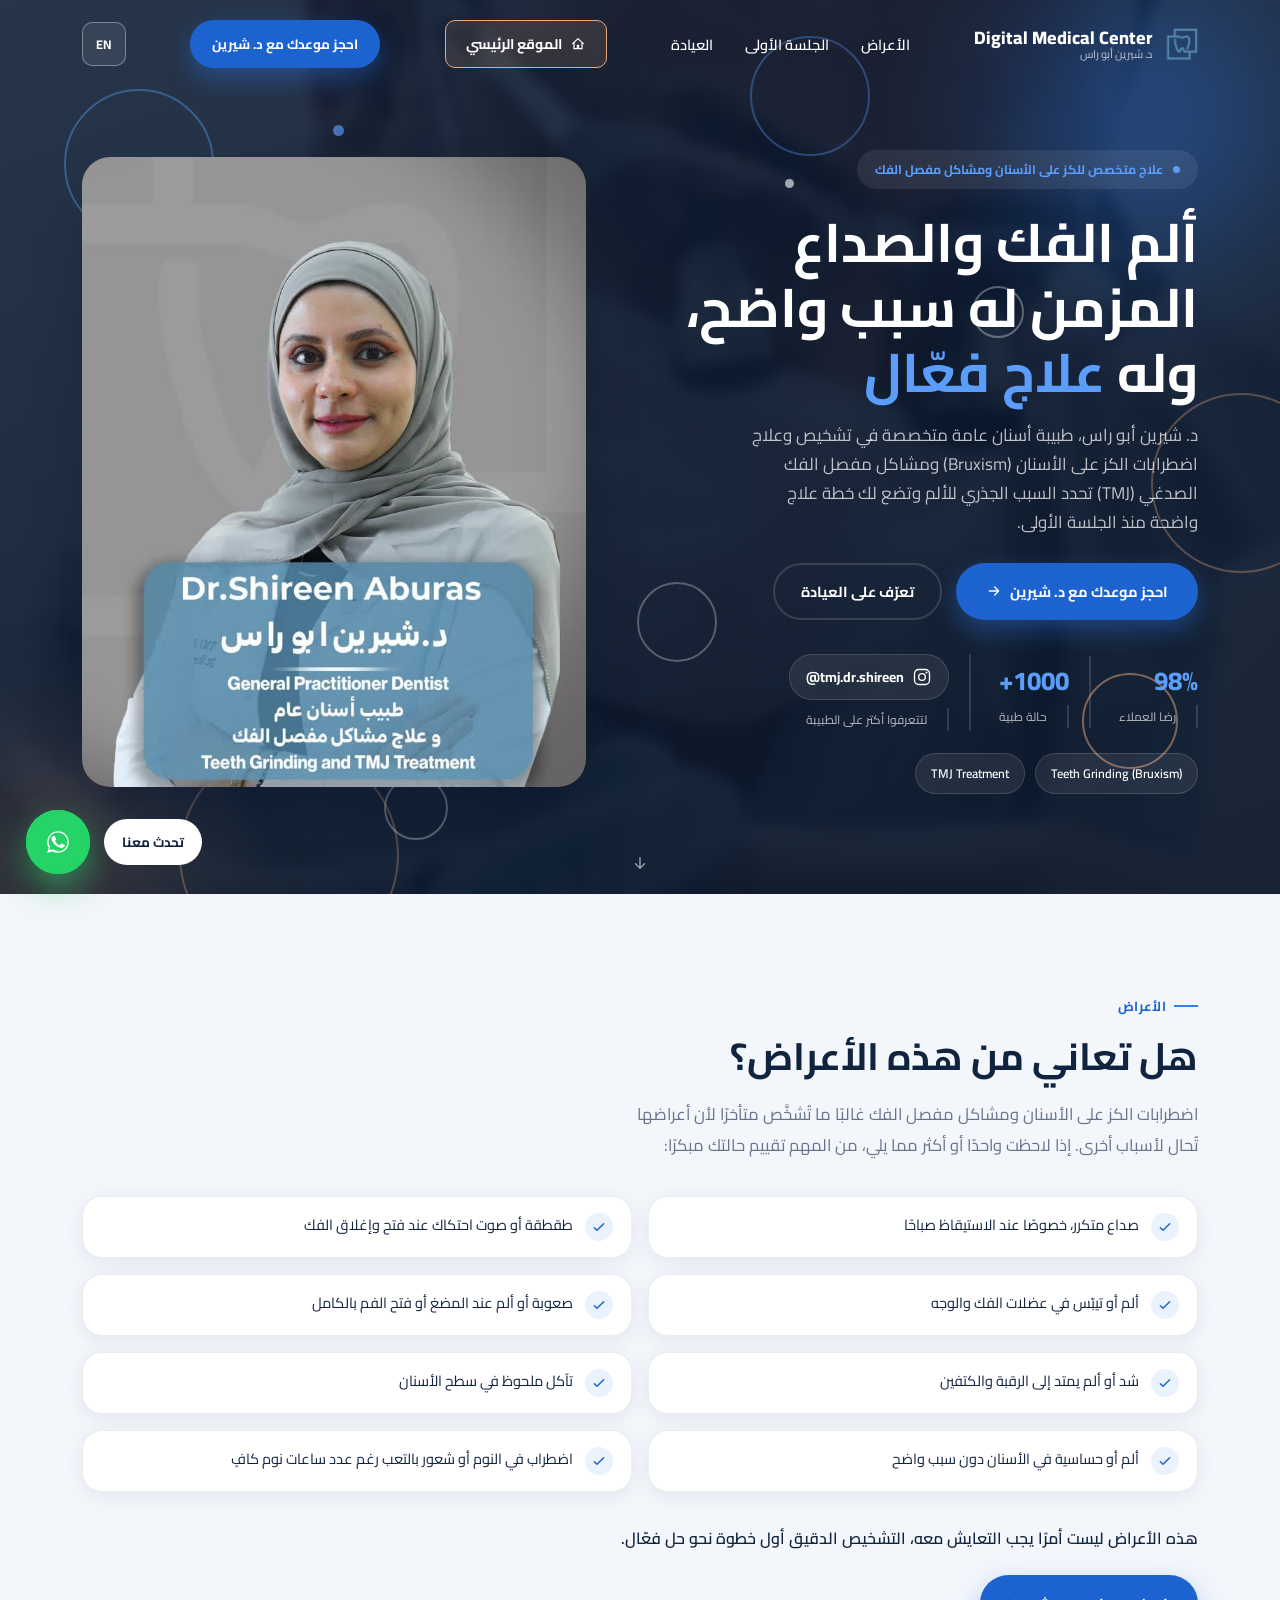
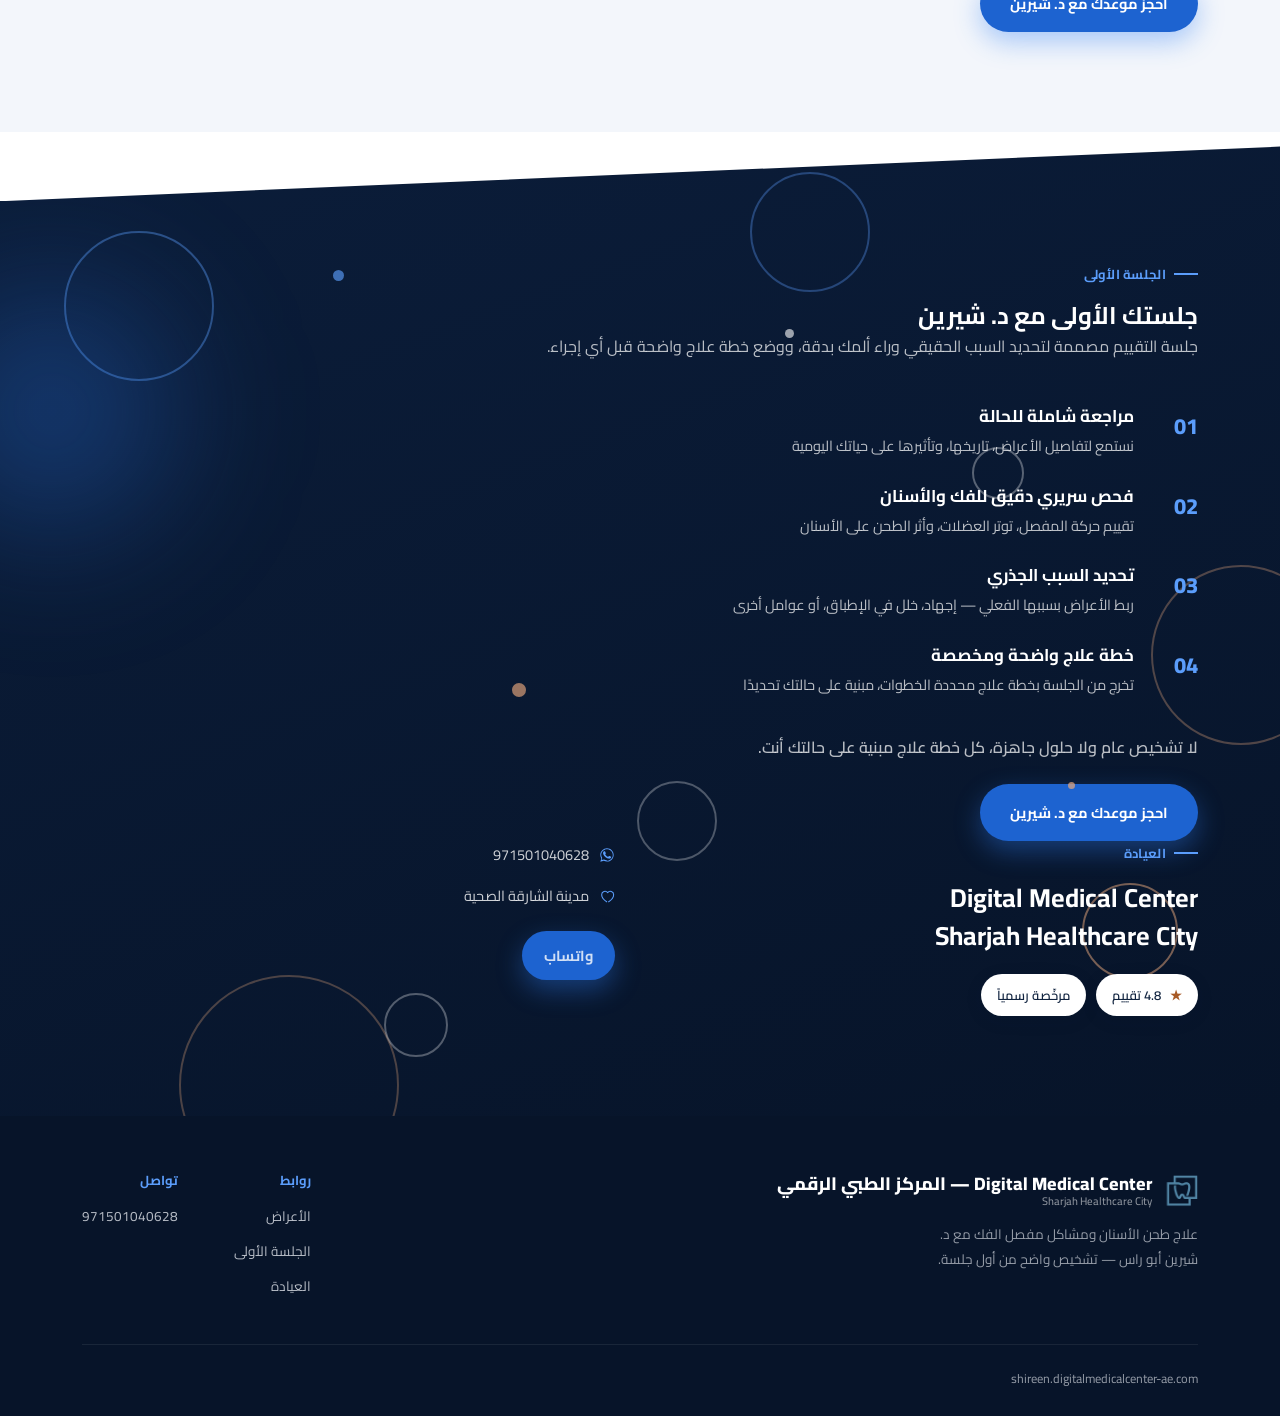
<file: index.html>
<!DOCTYPE html>
<html lang="ar" dir="rtl">
<head>
<!-- Google Tag Manager -->
<script>(function(w,d,s,l,i){w[l]=w[l]||[];w[l].push({'gtm.start':
new Date().getTime(),event:'gtm.js'});var f=d.getElementsByTagName(s)[0],
j=d.createElement(s),dl=l!='dataLayer'?'&l='+l:'';j.async=true;j.src=
'https://www.googletagmanager.com/gtm.js?id='+i+dl;f.parentNode.insertBefore(j,f);
})(window,document,'script','dataLayer','GTM-NWKVKB2L');</script>
<!-- End Google Tag Manager -->
<meta charset="UTF-8">
<meta name="viewport" content="width=device-width, initial-scale=1.0">
<title data-i18n="pageTitle">علاج كز الأسنان ومشاكل مفصل الفك | د. شيرين أبو راس | Digital Medical Center</title>
<meta name="description" data-i18n-attr="content:metaDesc" content="تشخيص دقيق وعلاج متخصص للكز على الأسنان (Bruxism) ومشاكل مفصل الفك (TMJ) مع د. شيرين أبو راس — Digital Medical Center، Sharjah Healthcare City.">
<link rel="icon" type="image/png" href="assets/images/logo-icon.png">

<link rel="preconnect" href="https://fonts.googleapis.com">
<link rel="preconnect" href="https://fonts.gstatic.com" crossorigin>
<link href="https://fonts.googleapis.com/css2?family=Cairo:wght@400;500;600;700;800&display=swap" rel="stylesheet">

<link rel="stylesheet" href="css/tokens.css">
<link rel="stylesheet" href="css/base.css">
<link rel="stylesheet" href="css/components.css">
<link rel="stylesheet" href="styles.css">
<script src="/tracking.js" defer></script>
</head>
<body>
<!-- Google Tag Manager (noscript) -->
<noscript><iframe src="https://www.googletagmanager.com/ns.html?id=GTM-NWKVKB2L"
height="0" width="0" style="display:none;visibility:hidden"></iframe></noscript>
<!-- End Google Tag Manager (noscript) -->

<!-- ===== Header (shared component — see components/header.html) ===== -->
<header class="site-header" id="siteHeader">
  <div class="wrap header-inner">
    <a href="/" class="brand">
      <img class="brand-icon" src="assets/images/logo-icon.png" alt="" width="36" height="36">
      <span class="brand-text">Digital Medical Center<small data-i18n="brandTagline">د. شيرين أبو راس</small></span>
    </a>
    <nav class="main-nav" id="mainNav">
      <ul>
        <li><a href="#symptoms" data-i18n="navSymptoms">الأعراض</a></li>
        <li><a href="#first-session" data-i18n="navFirstSession">الجلسة الأولى</a></li>
        <li><a href="#clinic" data-i18n="navClinic">العيادة</a></li>
      </ul>
    </nav>
    <a href="https://digitalmedicalcenter-ae.com/" target="_blank" rel="noopener" class="btn-mainsite">
      <svg width="16" height="16" viewBox="0 0 24 24" fill="none"><path d="M4 11.5 12 4l8 7.5M6 10v9h5v-5h2v5h5v-9" stroke="currentColor" stroke-width="1.8" stroke-linecap="round" stroke-linejoin="round"/></svg>
      <span data-i18n="mainSiteBtn">الموقع الرئيسي</span>
    </a>
    <a href="https://wa.me/971501040628" class="btn btn-primary btn-sm nav-cta" data-i18n="bookBtn">احجز موعدك مع د. شيرين</a>
    <div class="header-end-group">
      <button class="lang-toggle" id="langToggle">EN</button>
      <button class="nav-toggle" id="navToggle" data-i18n-attr="aria-label:openMenu" aria-label="فتح القائمة" aria-expanded="false">
        <span></span><span></span><span></span>
      </button>
    </div>
  </div>
</header>

<main>

<!-- ===== Hero ===== -->
<section class="hero navy-panel">
  <video class="hero-video" autoplay muted loop playsinline preload="auto" poster="assets/images/hero-video-poster.jpg" aria-hidden="true">
    <source src="assets/videos/hero-clinic.mp4" type="video/mp4">
  </video>
  <div class="hero-video-overlay" aria-hidden="true"></div>
  <div class="shapes" aria-hidden="true"><span></span><span></span><span></span><span></span><span></span><span></span><span></span><span></span><span></span><span></span><span></span><span></span></div>
  <div class="blob blob-a"></div>
  <div class="blob blob-b"></div>
  <div class="wrap hero-grid">
    <div>
      <div class="eyebrow"><span class="dot"></span> <span data-i18n="eyebrowText">علاج متخصص للكز على الأسنان ومشاكل مفصل الفك</span></div>
      <h1 data-i18n-html="heroHeading">ألم الفك والصداع المزمن له سبب واضح، وله <em>علاج فعّال</em></h1>
      <p class="lead" data-i18n="heroLead">د. شيرين أبو راس، طبيبة أسنان عامة متخصصة في تشخيص وعلاج اضطرابات الكز على الأسنان (Bruxism) ومشاكل مفصل الفك الصدغي (TMJ) تحدد السبب الجذري للألم وتضع لك خطة علاج واضحة منذ الجلسة الأولى.</p>
      <div class="hero-ctas">
        <a href="https://wa.me/971501040628" class="btn btn-primary">
          <span data-i18n="bookBtn">احجز موعدك مع د. شيرين</span>
          <svg width="16" height="16" viewBox="0 0 24 24" fill="none"><path d="M5 12h14M13 6l6 6-6 6" stroke="currentColor" stroke-width="2" stroke-linecap="round" stroke-linejoin="round"/></svg>
        </a>
        <a href="#clinic" class="btn btn-outline" data-i18n="seeClinicBtn">تعرّف على العيادة</a>
      </div>
      <div class="hero-stats">
        <div><div class="n" data-count="98" data-suffix="%">0</div><div class="l" data-i18n="statSatisfaction">رضا العملاء</div></div>
        <div><div class="n" data-count="1000" data-suffix="+">0</div><div class="l" data-i18n="statCases">حالة طبية</div></div>
        <div class="hero-ig-block">
          <a href="https://www.instagram.com/tmj.dr.shireen/" target="_blank" rel="noopener" class="hero-ig-link">
            <svg width="20" height="20" viewBox="0 0 24 24" fill="none"><rect x="3" y="3" width="18" height="18" rx="5" stroke="currentColor" stroke-width="1.6"/><circle cx="12" cy="12" r="4" stroke="currentColor" stroke-width="1.6"/><circle cx="17.5" cy="6.5" r="1.2" fill="currentColor"/></svg>
            <span dir="ltr" data-i18n="instagramHandle">@tmj.dr.shireen</span>
          </a>
          <div class="hero-ig-caption l" data-i18n="instagramCaption">لتتعرفوا أكتر على الطبيبة</div>
        </div>
      </div>
      <div class="doctor-skills hero-skills">
        <span>Teeth Grinding (Bruxism)</span>
        <span>TMJ Treatment</span>
      </div>
    </div>
    <div class="hero-visual" id="heroVisual">
      <div class="photo-card hero-photo-card">
        <img src="assets/images/doctor-shireen-hero.jpg" alt="د. شيرين أبو راس - Digital Medical Center" width="720" height="1280" loading="eager" fetchpriority="high">
      </div>
    </div>
  </div>
  <a href="#symptoms" class="scroll-cue" data-i18n-attr="aria-label:scrollDownAria" aria-label="انزل تحت">
    <svg width="18" height="18" viewBox="0 0 24 24" fill="none"><path d="M12 5v14M6 13l6 6 6-6" stroke="currentColor" stroke-width="2" stroke-linecap="round" stroke-linejoin="round"/></svg>
  </a>
</section>

<!-- ===== Symptoms ===== -->
<section class="section" id="symptoms">
  <div class="wrap">
    <div class="section-tag" data-i18n="symptomsTag">الأعراض</div>
    <h2 data-i18n="symptomsHeading">هل تعاني من هذه الأعراض؟</h2>
    <p class="sub" data-i18n="symptomsIntro">اضطرابات الكز على الأسنان ومشاكل مفصل الفك غالبًا ما تُشخَّص متأخرًا لأن أعراضها تُحال لأسباب أخرى. إذا لاحظت واحدًا أو أكثر مما يلي، من المهم تقييم حالتك مبكرًا:</p>

    <div class="symptom-grid">
      <div class="symptom-item" data-reveal>
        <span class="ic"><svg width="16" height="16" viewBox="0 0 24 24" fill="none"><path d="M5 13l4 4L19 7" stroke="currentColor" stroke-width="2.2" stroke-linecap="round" stroke-linejoin="round"/></svg></span>
        <span data-i18n="symptom1">صداع متكرر، خصوصًا عند الاستيقاظ صباحًا</span>
      </div>
      <div class="symptom-item" data-reveal>
        <span class="ic"><svg width="16" height="16" viewBox="0 0 24 24" fill="none"><path d="M5 13l4 4L19 7" stroke="currentColor" stroke-width="2.2" stroke-linecap="round" stroke-linejoin="round"/></svg></span>
        <span data-i18n="symptom2">طقطقة أو صوت احتكاك عند فتح وإغلاق الفك</span>
      </div>
      <div class="symptom-item" data-reveal>
        <span class="ic"><svg width="16" height="16" viewBox="0 0 24 24" fill="none"><path d="M5 13l4 4L19 7" stroke="currentColor" stroke-width="2.2" stroke-linecap="round" stroke-linejoin="round"/></svg></span>
        <span data-i18n="symptom3">ألم أو تيبّس في عضلات الفك والوجه</span>
      </div>
      <div class="symptom-item" data-reveal>
        <span class="ic"><svg width="16" height="16" viewBox="0 0 24 24" fill="none"><path d="M5 13l4 4L19 7" stroke="currentColor" stroke-width="2.2" stroke-linecap="round" stroke-linejoin="round"/></svg></span>
        <span data-i18n="symptom4">صعوبة أو ألم عند المضغ أو فتح الفم بالكامل</span>
      </div>
      <div class="symptom-item" data-reveal>
        <span class="ic"><svg width="16" height="16" viewBox="0 0 24 24" fill="none"><path d="M5 13l4 4L19 7" stroke="currentColor" stroke-width="2.2" stroke-linecap="round" stroke-linejoin="round"/></svg></span>
        <span data-i18n="symptom5">شد أو ألم يمتد إلى الرقبة والكتفين</span>
      </div>
      <div class="symptom-item" data-reveal>
        <span class="ic"><svg width="16" height="16" viewBox="0 0 24 24" fill="none"><path d="M5 13l4 4L19 7" stroke="currentColor" stroke-width="2.2" stroke-linecap="round" stroke-linejoin="round"/></svg></span>
        <span data-i18n="symptom6">تآكل ملحوظ في سطح الأسنان</span>
      </div>
      <div class="symptom-item" data-reveal>
        <span class="ic"><svg width="16" height="16" viewBox="0 0 24 24" fill="none"><path d="M5 13l4 4L19 7" stroke="currentColor" stroke-width="2.2" stroke-linecap="round" stroke-linejoin="round"/></svg></span>
        <span data-i18n="symptom7">ألم أو حساسية في الأسنان دون سبب واضح</span>
      </div>
      <div class="symptom-item" data-reveal>
        <span class="ic"><svg width="16" height="16" viewBox="0 0 24 24" fill="none"><path d="M5 13l4 4L19 7" stroke="currentColor" stroke-width="2.2" stroke-linecap="round" stroke-linejoin="round"/></svg></span>
        <span data-i18n="symptom8">اضطراب في النوم أو شعور بالتعب رغم عدد ساعات نوم كافٍ</span>
      </div>
    </div>

    <p class="symptoms-closing" data-i18n="symptomsClosing">هذه الأعراض ليست أمرًا يجب التعايش معه، التشخيص الدقيق أول خطوة نحو حل فعّال.</p>
    <a href="https://wa.me/971501040628" class="btn btn-primary" data-i18n="bookBtn">احجز موعدك مع د. شيرين</a>
  </div>
</section>

<!-- ===== First Session + Clinic (combined closing panel) ===== -->
<section class="navy-panel finale" id="first-session">
  <div class="divider-cut" aria-hidden="true"></div>
  <div class="shapes" aria-hidden="true"><span></span><span></span><span></span><span></span><span></span><span></span><span></span><span></span><span></span><span></span><span></span><span></span></div>
  <div class="blob blob-c"></div>

  <div class="wrap">
    <div class="section-tag" data-i18n="sessionTag">الجلسة الأولى</div>
    <h2 data-i18n="sessionHeading">جلستك الأولى مع د. شيرين</h2>
    <p class="sub" data-i18n="sessionIntro">جلسة التقييم مصممة لتحديد السبب الحقيقي وراء ألمك بدقة، ووضع خطة علاج واضحة قبل أي إجراء.</p>

    <div class="session-steps">
      <div class="session-step" data-reveal>
        <div class="session-step-n">01</div>
        <div class="session-step-body">
          <h4 data-i18n="session1Title">مراجعة شاملة للحالة</h4>
          <p data-i18n="session1Desc">نستمع لتفاصيل الأعراض، تاريخها، وتأثيرها على حياتك اليومية</p>
        </div>
      </div>
      <div class="session-step" data-reveal>
        <div class="session-step-n">02</div>
        <div class="session-step-body">
          <h4 data-i18n="session2Title">فحص سريري دقيق للفك والأسنان</h4>
          <p data-i18n="session2Desc">تقييم حركة المفصل، توتر العضلات، وأثر الطحن على الأسنان</p>
        </div>
      </div>
      <div class="session-step" data-reveal>
        <div class="session-step-n">03</div>
        <div class="session-step-body">
          <h4 data-i18n="session3Title">تحديد السبب الجذري</h4>
          <p data-i18n="session3Desc">ربط الأعراض بسببها الفعلي — إجهاد، خلل في الإطباق، أو عوامل أخرى</p>
        </div>
      </div>
      <div class="session-step" data-reveal>
        <div class="session-step-n">04</div>
        <div class="session-step-body">
          <h4 data-i18n="session4Title">خطة علاج واضحة ومخصصة</h4>
          <p data-i18n="session4Desc">تخرج من الجلسة بخطة علاج محددة الخطوات، مبنية على حالتك تحديدًا</p>
        </div>
      </div>
    </div>

    <p class="session-closing" data-i18n="sessionClosing">لا تشخيص عام ولا حلول جاهزة، كل خطة علاج مبنية على حالتك أنت.</p>
    <a href="https://wa.me/971501040628" class="btn btn-primary" data-i18n="bookBtn">احجز موعدك مع د. شيرين</a>

    <div class="finale-divider" id="clinic"></div>

    <div class="clinic-grid">
      <div data-reveal>
        <div class="section-tag" data-i18n="clinicTag">العيادة</div>
        <h3 class="clinic-h">Digital Medical Center<br>Sharjah Healthcare City</h3>
        <div class="clinic-badges">
          <span class="badge-pill"><span class="star">★</span> <span data-i18n="ratingBadge">4.8 تقييم</span></span>
          <span class="badge-pill" data-i18n="licensedBadge">مرخّصة رسمياً</span>
        </div>
        <!-- TODO: Google review placeholder — Basem asked (2026-08-21) to leave this
             empty for now and fill in a real review from Dr. Shireen's Google Business
             profile later. Do not fabricate review text/author here. -->
      </div>
      <div class="clinic-contact" data-reveal>
        <a href="https://wa.me/971501040628" target="_blank" rel="noopener"><svg width="16" height="16" viewBox="0 0 24 24" fill="currentColor"><path d="M17.5 14.4c-.3-.1-1.7-.9-2-1-.3-.1-.5-.1-.7.1-.2.3-.8 1-.9 1.2-.2.2-.3.2-.6.1-.3-.2-1.2-.5-2.3-1.5-.9-.8-1.4-1.7-1.6-2-.2-.3 0-.5.1-.6.1-.1.3-.3.4-.5.1-.1.2-.3.3-.5.1-.2 0-.4 0-.5-.1-.1-.7-1.7-1-2.3-.2-.6-.5-.5-.7-.5h-.6c-.2 0-.5.1-.8.4-.3.3-1 1-1 2.4s1.1 2.8 1.2 3c.1.2 2.1 3.3 5.2 4.5.7.3 1.3.5 1.7.6.7.2 1.4.2 1.9.1.6-.1 1.7-.7 2-1.4.2-.7.2-1.3.1-1.4-.1-.1-.3-.2-.6-.3z"/><path d="M12 2C6.5 2 2 6.5 2 12c0 1.9.5 3.6 1.4 5.1L2 22l5.1-1.3c1.4.8 3.1 1.2 4.9 1.2 5.5 0 10-4.5 10-10S17.5 2 12 2zm0 18.1c-1.6 0-3.1-.4-4.5-1.2l-.3-.2-3.3.9.9-3.2-.2-.3C3.8 14.7 3.3 13.4 3.3 12c0-4.8 3.9-8.7 8.7-8.7s8.7 3.9 8.7 8.7-3.9 8.7-8.7 8.7z"/></svg> 971501040628</a>
        <span><svg width="16" height="16" viewBox="0 0 24 24" fill="none"><path d="M12 21s-8-5.5-8-11a5 5 0 0 1 9-3 5 5 0 0 1 9 3c0 5.5-8 11-8 11" stroke="currentColor" stroke-width="1.6" stroke-linejoin="round"/></svg> <span data-i18n="clinicAddress">مدينة الشارقة الصحية</span></span>
        <div class="clinic-ctas">
          <a href="https://wa.me/971501040628" class="btn btn-primary btn-sm" data-i18n="whatsappBtn">واتساب</a>
        </div>
      </div>
    </div>
</section>

</main>

<!-- ===== Footer (shared component — see components/footer.html) ===== -->
<footer class="site-footer">
  <div class="wrap">
    <div class="footer-grid">
      <div>
        <a href="/" class="brand">
          <img class="brand-icon" src="assets/images/logo-icon.png" alt="" width="36" height="36">
          <span class="brand-text">Digital Medical Center — المركز الطبي الرقمي<small>Sharjah Healthcare City</small></span>
        </a>
        <p style="opacity:.6;font-size:13.5px;margin-top:14px;max-width:260px;line-height:1.8;" data-i18n="footerDesc">علاج طحن الأسنان ومشاكل مفصل الفك مع د. شيرين أبو راس — تشخيص واضح من أول جلسة.</p>
      </div>
      <div class="footer-links">
        <div>
          <h3 data-i18n="footerLinksTitle">روابط</h3>
          <ul>
            <li><a href="#symptoms" data-i18n="navSymptoms">الأعراض</a></li>
            <li><a href="#first-session" data-i18n="navFirstSession">الجلسة الأولى</a></li>
            <li><a href="#clinic" data-i18n="navClinic">العيادة</a></li>
          </ul>
        </div>
        <div>
          <h3 data-i18n="footerContactTitle">تواصل</h3>
          <ul>
            <li><a href="https://wa.me/971501040628" target="_blank" rel="noopener">971501040628</a></li>
          </ul>
        </div>
      </div>
    </div>
    <div class="footer-bottom">
      <span>shireen.digitalmedicalcenter-ae.com</span>
    </div>
  </div>
</footer>

<!-- ===== WhatsApp float (shared component — see components/whatsapp-float.html) ===== -->
<a href="https://wa.me/971501040628" class="wa-float" data-i18n-attr="aria-label:whatsappAria" aria-label="تواصل معنا عبر واتساب" target="_blank" rel="noopener">
  <span class="wa-ring"></span>
  <span class="wa-label" data-i18n="waLabelText">تحدث معنا</span>
  <svg width="26" height="26" viewBox="0 0 24 24" fill="#fff"><path d="M17.5 14.4c-.3-.1-1.7-.9-2-1-.3-.1-.5-.1-.7.1-.2.3-.8 1-.9 1.2-.2.2-.3.2-.6.1-.3-.2-1.2-.5-2.3-1.5-.9-.8-1.4-1.7-1.6-2-.2-.3 0-.5.1-.6.1-.1.3-.3.4-.5.1-.1.2-.3.3-.5.1-.2 0-.4 0-.5-.1-.1-.7-1.7-1-2.3-.2-.6-.5-.5-.7-.5h-.6c-.2 0-.5.1-.8.4-.3.3-1 1-1 2.4s1.1 2.8 1.2 3c.1.2 2.1 3.3 5.2 4.5.7.3 1.3.5 1.7.6.7.2 1.4.2 1.9.1.6-.1 1.7-.7 2-1.4.2-.7.2-1.3.1-1.4-.1-.1-.3-.2-.6-.3z"/><path d="M12 2C6.5 2 2 6.5 2 12c0 1.9.5 3.6 1.4 5.1L2 22l5.1-1.3c1.4.8 3.1 1.2 4.9 1.2 5.5 0 10-4.5 10-10S17.5 2 12 2zm0 18.1c-1.6 0-3.1-.4-4.5-1.2l-.3-.2-3.3.9.9-3.2-.2-.3C3.8 14.7 3.3 13.4 3.3 12c0-4.8 3.9-8.7 8.7-8.7s8.7 3.9 8.7 8.7-3.9 8.7-8.7 8.7z"/></svg>
</a>

<script src="i18n.js"></script>
<script src="js/components.js"></script>
<script src="script.js"></script>
</body>
</html>
</file>
<file: css/tokens.css>
/*
  Design tokens — shared across ALL specialty landing pages (implant, dermatology, ortho...).
  Derived from the "Meditics" medical template reference: deep navy panels,
  bright blue accent, light content sections, pill buttons.
  Do not duplicate these values in page-specific CSS — reference the variables.
*/
:root{
  /* Core palette */
  --navy-deep:   #071429;
  --navy:        #0B1D3A;
  --navy-soft:   #122a52;
  --blue:        #2F7FF5;
  --blue-strong: #1D63D0; /* WCAG AA-safe for white text on blue (buttons, badges) */
  --blue-light:  #5B9DFB;
  --camel:       #E8A87C; /* warm light-orange/camel accent — used sparingly against the navy/blue base */
  --camel-rgb:   232,168,124;
  --camel-strong:#A85A26; /* WCAG AA-safe camel for small text/icons on light backgrounds */
  --bg-light:    #F3F6FB;
  --white:       #FFFFFF;
  --ink:         #10233F;
  --ink-soft:    #66738C;
  --line-soft:   rgba(16,35,63,.08);
  --line-on-navy:rgba(255,255,255,.14);

  /* WhatsApp brand (float button only) */
  --wa-green: #25D366;

  /* Typography */
  --font-display: 'Cairo', sans-serif;
  --font-body: 'Cairo', sans-serif;

  /* Radii */
  --r-sm: 12px;
  --r-md: 20px;
  --r-lg: 28px;
  --r-pill: 100px;

  /* Shadows */
  --shadow-card: 0 4px 20px rgba(11,29,58,.07);
  --shadow-card-hover: 0 20px 40px rgba(11,29,58,.14);
  --shadow-btn: 0 10px 26px rgba(47,127,245,.38);
  --shadow-navy-panel: 0 30px 60px -20px rgba(7,20,41,.5);

  /* Layout */
  --container: 1180px;
  --section-pad: 100px;
}

@media (max-width: 640px){
  :root{
    --section-pad: 64px;
  }
}
</file>
<file: css/base.css>
/* Base reset + typography — shared across all specialty pages */
*{margin:0;padding:0;box-sizing:border-box;}
html{scroll-behavior:smooth;}
body{
  background:var(--bg-light);
  color:var(--ink);
  font-family:var(--font-body);
  overflow-x:hidden;
  -webkit-font-smoothing:antialiased;
}
h1,h2,h3,h4{font-family:var(--font-display);font-weight:700;line-height:1.3;}
a{text-decoration:none;color:inherit;}
ul{list-style:none;}
img{max-width:100%;display:block;}
button{font-family:inherit;cursor:pointer;border:none;background:none;}
svg{display:block;}

.wrap{max-width:var(--container);margin:0 auto;padding:0 24px;}
@media(min-width:640px){.wrap{padding:0 32px;}}

.section{padding:var(--section-pad) 0;}
.section-tag{
  color:var(--blue-strong);font-weight:700;font-size:13px;letter-spacing:.3px;
  margin-bottom:14px;display:flex;align-items:center;gap:8px;
}
.section-tag::before{content:"";width:24px;height:2px;background:var(--blue);}
.section h2{font-size:clamp(26px,4vw,38px);margin-bottom:18px;max-width:640px;}
.section .sub{color:var(--ink-soft);font-size:16.5px;max-width:580px;line-height:1.85;}

/* Scroll-reveal utility (see js/components.js) */
[data-reveal]{opacity:0;transform:translateY(28px);transition:opacity .7s ease, transform .7s ease;}
[data-reveal][data-reveal-dir="right"]{transform:translateX(48px);}
[data-reveal][data-reveal-dir="left"]{transform:translateX(-48px);}
[data-reveal].in-view{opacity:1;transform:none;}

@keyframes riseIn{from{opacity:0;transform:translateY(24px);}to{opacity:1;transform:translateY(0);}}
@keyframes floatY{0%,100%{transform:translateY(0);}50%{transform:translateY(-10px);}}
@keyframes pulseDot{0%,100%{opacity:1;}50%{opacity:.35;}}

@media (prefers-reduced-motion: reduce){
  html{scroll-behavior:auto;}
  *,*::before,*::after{
    animation-duration:.001ms !important;
    animation-iteration-count:1 !important;
    transition-duration:.001ms !important;
    scroll-behavior:auto !important;
  }
  [data-reveal]{opacity:1;transform:none;}
}
</file>
<file: css/components.css>
/*
  Shared components — reused verbatim on every specialty landing page.
  Markup source of truth lives in /components/*.html — copy that markup
  into a new page, link this stylesheet, and it matches automatically.
*/

/* ---------- Buttons ---------- */
.btn{
  display:inline-flex;align-items:center;gap:8px;
  font-weight:700;font-size:14.5px;border-radius:var(--r-pill);
  padding:15px 30px;transition:transform .25s ease, box-shadow .25s ease, background .25s ease;
}
.btn-sm{padding:11px 22px;font-size:13.5px;}
.btn-primary{background:var(--blue-strong);color:#fff;box-shadow:var(--shadow-btn);}
.btn-primary:hover{transform:translateY(-3px);box-shadow:0 14px 32px rgba(47,127,245,.5);}
.btn-outline{border:2px solid var(--line-on-navy);color:#fff;padding:13px 26px;}
.btn-outline:hover{background:rgba(255,255,255,.08);}
.btn-ghost{border:2px solid var(--line-soft);color:var(--ink);padding:13px 26px;}
.btn-ghost:hover{background:var(--bg-light);}

/* ---------- Keyboard focus ---------- */
a:focus-visible, button:focus-visible, summary:focus-visible{
  outline:2px solid var(--blue-light);outline-offset:3px;border-radius:4px;
}

/* ---------- Header ---------- */
.site-header{position:fixed;inset:0 0 auto 0;z-index:100;padding:20px 0;transition:all .35s ease;}
.site-header.scrolled{background:rgba(255,255,255,.92);backdrop-filter:blur(10px);padding:12px 0;box-shadow:0 4px 20px rgba(11,29,58,.08);}
.header-inner{display:flex;align-items:center;justify-content:space-between;gap:20px;}
.header-end-group{display:flex;align-items:center;gap:10px;position:relative;z-index:101;}

.brand{display:flex;align-items:center;gap:10px;}
.brand-icon{width:36px;height:36px;object-fit:contain;flex-shrink:0;}
.brand-text{font-family:var(--font-display);font-size:18px;font-weight:800;color:#fff;line-height:1.2;transition:color .35s ease;}
.site-header.scrolled .brand-text{color:var(--navy);}
.brand-text small{display:block;font-family:var(--font-body);font-size:11px;color:rgba(255,255,255,.65);font-weight:500;transition:color .35s ease;}
.site-header.scrolled .brand-text small{color:var(--ink-soft);}

.main-nav ul{display:flex;gap:32px;font-weight:600;font-size:14.5px;}
.main-nav a{position:relative;padding:4px 0;color:#fff;transition:color .35s ease;}
.main-nav a::after{content:"";position:absolute;bottom:0;right:0;width:0;height:2px;background:var(--blue-light);transition:width .3s;}
.main-nav a:hover::after{width:100%;}
@media(min-width:901px){
  .site-header.scrolled .main-nav a{color:var(--ink);}
}

/* "Back to main site" — deliberately not a pill/blue like the booking CTA, so it reads as a different kind of action */
.btn-mainsite{display:inline-flex;align-items:center;gap:8px;background:rgba(var(--camel-rgb),.14);
  border:1.5px solid var(--camel);color:#fff;padding:10px 20px;border-radius:10px;
  font-weight:700;font-size:14px;transition:background .25s ease,color .25s ease,transform .25s ease;}
.btn-mainsite:hover{background:var(--camel-strong);border-color:var(--camel-strong);color:#fff;transform:translateY(-2px);}
.site-header.scrolled .btn-mainsite{color:var(--camel-strong);border-color:var(--camel-strong);background:rgba(var(--camel-rgb),.1);}
.site-header.scrolled .btn-mainsite:hover{background:var(--camel-strong);color:#fff;}
@media(max-width:900px){.btn-mainsite{display:none;}}

/* AR/EN switch — stays visible at every width, including the collapsed mobile bar */
.lang-toggle{flex-shrink:0;width:44px;height:44px;border-radius:10px;
  border:1.5px solid rgba(255,255,255,.35);background:rgba(255,255,255,.08);color:#fff;
  font-family:var(--font-display);font-weight:700;font-size:12.5px;
  transition:background .25s ease,color .25s ease,border-color .25s ease;}
.lang-toggle:hover{background:rgba(255,255,255,.18);}
.site-header.scrolled .lang-toggle{border-color:var(--line-soft);background:var(--bg-light);color:var(--ink);}
.site-header.scrolled .lang-toggle:hover{background:var(--white);border-color:var(--blue-strong);}

.nav-toggle{display:none;flex-direction:column;gap:5px;width:32px;padding:6px;}
.nav-toggle span{display:block;width:100%;height:2px;background:#fff;border-radius:2px;transition:transform .3s,opacity .3s,background .35s ease;}
.site-header.scrolled .nav-toggle span{background:var(--navy);}
.nav-toggle[aria-expanded="true"] span:nth-child(1){transform:translateY(7px) rotate(45deg);}
.nav-toggle[aria-expanded="true"] span:nth-child(2){opacity:0;}
.nav-toggle[aria-expanded="true"] span:nth-child(3){transform:translateY(-7px) rotate(-45deg);}

@media(max-width:900px){
  .main-nav{position:fixed;top:0;left:0;right:0;bottom:0;background:var(--navy);
    display:flex;align-items:center;justify-content:center;
    transform:translateY(-100%);transition:transform .35s ease;z-index:99;}
  .main-nav.open{transform:translateY(0);}
  .main-nav ul{flex-direction:column;text-align:center;gap:26px;font-size:20px;}
  .nav-cta{display:none;}
  .nav-toggle{display:flex;}
}

/* ---------- Dark navy panel (hero / doctor / CTA / testimonial) ---------- */
.navy-panel{background:linear-gradient(160deg,var(--navy) 0%,var(--navy-deep) 100%);color:#fff;position:relative;overflow:hidden;}
.navy-panel .section-tag{color:var(--blue-light);}
.navy-panel .section-tag::before{background:var(--blue-light);}
.navy-panel h2{color:#fff;}
.navy-panel .sub,
.navy-panel p{color:rgba(255,255,255,.72);}
/* Scattered outline circles + a couple of solid dots — subtle background texture for navy panels */
.shapes{position:absolute;inset:0;pointer-events:none;overflow:hidden;z-index:1;}
.shapes span{position:absolute;border-radius:50%;border:2px solid transparent;animation:ringDrift 12s ease-in-out infinite;}
.shapes span:nth-child(1){width:150px;height:150px;top:10%;left:5%;border-color:rgba(91,157,251,.4);animation-duration:14s;}
.shapes span:nth-child(2){width:96px;height:96px;bottom:14%;right:8%;border-color:rgba(var(--camel-rgb),.5);animation-duration:11s;animation-delay:-2.5s;}
.shapes span:nth-child(3){width:52px;height:52px;top:32%;right:20%;border-color:rgba(255,255,255,.32);animation-duration:9s;animation-delay:-4s;}
.shapes span:nth-child(4){width:220px;height:220px;bottom:-8%;left:14%;border-color:rgba(var(--camel-rgb),.3);animation-duration:16s;}
.shapes span:nth-child(5){width:14px;height:14px;top:56%;left:40%;background:rgba(var(--camel-rgb),.65);border:none;animation-duration:8s;animation-delay:-1s;}
.shapes span:nth-child(6){width:9px;height:9px;top:20%;right:38%;background:rgba(255,255,255,.6);border:none;animation-duration:7s;animation-delay:-3s;}
.shapes span:nth-child(7){width:120px;height:120px;top:4%;right:32%;border-color:rgba(91,157,251,.34);animation-duration:13s;animation-delay:-5s;}
.shapes span:nth-child(8){width:64px;height:64px;bottom:6%;left:30%;border-color:rgba(255,255,255,.3);animation-duration:10s;animation-delay:-2s;}
.shapes span:nth-child(9){width:180px;height:180px;top:44%;right:-4%;border-color:rgba(var(--camel-rgb),.32);animation-duration:15s;animation-delay:-6s;}
.shapes span:nth-child(10){width:11px;height:11px;top:14%;left:26%;background:rgba(91,157,251,.65);border:none;animation-duration:9s;animation-delay:-4.5s;}
.shapes span:nth-child(11){width:80px;height:80px;bottom:26%;right:44%;border-color:rgba(255,255,255,.28);animation-duration:12s;animation-delay:-1.5s;}
.shapes span:nth-child(12){width:7px;height:7px;top:66%;right:16%;background:rgba(var(--camel-rgb),.7);border:none;animation-duration:8.5s;animation-delay:-3.5s;}
@keyframes ringDrift{0%,100%{transform:translate(0,0) rotate(0deg);}50%{transform:translate(14px,-18px) rotate(10deg);}}
@media (prefers-reduced-motion: reduce){.shapes span{animation:none;}}

/* Drifting decorative blobs — place inside any position:relative panel, size/position per instance */
.blob{position:absolute;border-radius:50%;filter:blur(60px);pointer-events:none;z-index:1;animation:blobDrift 9s ease-in-out infinite;}
@keyframes blobDrift{0%,100%{transform:translate(0,0) scale(1);}50%{transform:translate(24px,-26px) scale(1.1);}}
@media (prefers-reduced-motion: reduce){.blob{animation:none;}}

/* ---------- Cards ---------- */
.card{background:var(--white);border-radius:var(--r-md);padding:32px 26px;box-shadow:var(--shadow-card);transition:transform .35s ease, box-shadow .35s ease;}
.card:hover{transform:translateY(-6px);box-shadow:var(--shadow-card-hover);}
.card-icon{width:52px;height:52px;border-radius:15px;display:flex;align-items:center;justify-content:center;margin-bottom:20px;background:linear-gradient(135deg,var(--blue),var(--blue-light));color:#fff;flex-shrink:0;}
.card h3{font-size:18.5px;margin-bottom:9px;}
.card p{color:var(--ink-soft);font-size:14px;line-height:1.8;}

.badge-pill{display:inline-flex;align-items:center;gap:9px;background:var(--white);padding:9px 16px;border-radius:var(--r-pill);font-size:13px;font-weight:600;color:var(--ink);box-shadow:var(--shadow-card);}
.badge-pill .star{color:var(--camel-strong);}

/* ---------- Photo card w/ floating badges (hero + doctor sections) ---------- */
.photo-card{position:relative;border-radius:var(--r-lg);overflow:hidden;box-shadow:var(--shadow-navy-panel);}
.photo-card img{width:100%;height:100%;object-fit:cover;}
.photo-badge{position:absolute;bottom:-20px;right:-14px;background:var(--white);padding:16px 20px;border-radius:18px;box-shadow:0 20px 40px rgba(7,20,41,.25);display:flex;align-items:center;gap:12px;max-width:230px;animation:floatY 4s ease-in-out infinite;}
.photo-badge .ic{width:38px;height:38px;border-radius:12px;background:var(--blue);display:flex;align-items:center;justify-content:center;color:#fff;flex-shrink:0;}
.photo-badge .txt{font-size:12.5px;color:var(--ink-soft);font-weight:600;line-height:1.5;}
.photo-badge .txt b{color:var(--ink);display:block;font-size:14px;}
.photo-tag{position:absolute;top:-16px;left:-12px;background:var(--blue-strong);color:#fff;padding:10px 16px;border-radius:14px;font-size:12px;font-weight:700;box-shadow:0 10px 24px rgba(47,127,245,.45);display:flex;align-items:center;gap:6px;}

/* ---------- Footer ---------- */
.site-footer{background:var(--navy-deep);color:#F3F6FB;padding:56px 0 26px;}
.footer-grid{display:flex;justify-content:space-between;flex-wrap:wrap;gap:36px;margin-bottom:36px;}
.site-footer .brand-text{color:#fff;}
.site-footer .brand-text small{color:rgba(255,255,255,.55);}
.footer-links{display:flex;gap:56px;flex-wrap:wrap;}
.footer-links h3{font-size:13px;color:var(--blue-light);margin-bottom:14px;font-weight:700;}
.footer-links li{margin-bottom:9px;font-size:13.5px;opacity:.75;}
.footer-bottom{border-top:1px solid rgba(255,255,255,.12);padding-top:22px;font-size:12.5px;opacity:.6;display:flex;justify-content:space-between;flex-wrap:wrap;gap:10px;}

.footer-social{display:flex;gap:10px;margin-top:16px;}
.footer-social a{width:34px;height:34px;border-radius:50%;background:rgba(255,255,255,.08);border:1px solid rgba(255,255,255,.14);display:flex;align-items:center;justify-content:center;color:#fff;transition:background .25s ease,transform .25s ease;}
.footer-social a:hover{background:var(--blue-strong);transform:translateY(-2px);}

/* ---------- Compact testimonial quote (reused wherever a short review fits) ---------- */
.mini-quote{margin-top:20px;padding-right:16px;border-right:2px solid var(--blue-light);}
.mini-quote p{color:rgba(255,255,255,.82);font-size:14px;line-height:1.7;font-style:italic;margin-bottom:6px;}
.mini-quote cite{color:var(--blue-light);font-size:12px;font-style:normal;font-weight:600;}

/* ---------- FAQ accordion (native <details>, no JS needed) ---------- */
.faq-block{margin-top:56px;max-width:720px;position:relative;z-index:2;}
.faq-item{border-bottom:1px solid var(--line-on-navy);padding:16px 0;}
.faq-item summary{cursor:pointer;list-style:none;display:flex;justify-content:space-between;align-items:center;gap:12px;font-weight:700;font-size:15px;color:#fff;}
.faq-item summary::-webkit-details-marker{display:none;}
.faq-item summary::after{content:"+";font-size:20px;line-height:1;color:var(--blue-light);flex-shrink:0;transition:transform .25s ease;}
.faq-item[open] summary::after{transform:rotate(45deg);}
.faq-item p{color:rgba(255,255,255,.72);font-size:14px;line-height:1.8;margin-top:10px;}

/* ---------- WhatsApp float ---------- */
.wa-float{position:fixed;bottom:26px;left:26px;width:64px;height:64px;background:var(--wa-green);border-radius:50%;
  display:flex;align-items:center;justify-content:center;box-shadow:0 14px 32px rgba(37,211,102,.5);z-index:90;
  animation:floatY 3.5s ease-in-out infinite;}
.wa-ring{position:absolute;inset:0;border-radius:50%;border:2px solid var(--wa-green);animation:waPulse 2.2s ease-out infinite;}
.wa-label{position:absolute;top:50%;left:100%;margin-left:14px;transform:translateY(-50%);background:var(--white);color:var(--ink);
  padding:10px 18px;border-radius:var(--r-pill);font-size:13.5px;font-weight:700;box-shadow:var(--shadow-card);
  white-space:nowrap;pointer-events:none;}
@media(max-width:640px){.wa-label{display:none;}}
@keyframes waPulse{0%{transform:scale(1);opacity:.6;}100%{transform:scale(1.7);opacity:0;}}
@media (prefers-reduced-motion: reduce){.wa-ring{animation:none;display:none;}}
</file>
<file: styles.css>
/* Page-specific styles — د. شيرين أبو راس (personal doctor landing page) */

/* ---------- Hero background video (looping clinic footage) ---------- */
.hero-video{position:absolute;inset:0;z-index:0;width:100%;height:100%;
  object-fit:cover;pointer-events:none;
  filter:blur(6px) brightness(.5) saturate(.75);
  transform:scale(1.08); /* hide the blur's soft edge past the section bounds */}
.hero-video-overlay{position:absolute;inset:0;z-index:0;pointer-events:none;
  background:linear-gradient(160deg, rgba(11,29,58,.72) 0%, rgba(7,20,41,.86) 100%);}

/* ---------- Decorative blob placements ---------- */
.blob-a{top:-10%;right:-6%;width:420px;height:420px;background:radial-gradient(circle,rgba(47,127,245,.45),transparent 70%);animation-duration:11s;}
.blob-b{bottom:-15%;left:-8%;width:320px;height:320px;background:radial-gradient(circle,rgba(var(--camel-rgb),.32),transparent 70%);animation-duration:8s;animation-delay:-3s;}
.blob-c{top:10%;left:-10%;width:360px;height:360px;background:radial-gradient(circle,rgba(47,127,245,.4),transparent 70%);animation-duration:10s;}

/* ---------- Hero ---------- */
.hero{padding-top:150px;padding-bottom:100px;min-height:92vh;display:flex;align-items:center;}
.hero-grid{position:relative;z-index:2;display:grid;grid-template-columns:1.05fr .95fr;gap:56px;align-items:center;width:100%;}

.eyebrow{display:inline-flex;align-items:center;gap:10px;background:rgba(255,255,255,.08);padding:8px 18px;border-radius:var(--r-pill);font-size:12.5px;font-weight:700;color:var(--blue-light);margin-bottom:22px;opacity:0;animation:riseIn .8s ease forwards .1s;}
.eyebrow .dot{width:7px;height:7px;background:var(--blue-light);border-radius:50%;animation:pulseDot 2s infinite;}

.hero h1{font-size:clamp(32px,4.6vw,54px);line-height:1.2;color:#fff;margin-bottom:16px;opacity:0;animation:riseIn .8s ease forwards .25s;}
.hero h1 em{font-style:normal;color:var(--blue-light);}

.hero p.lead{font-size:17px;line-height:1.7;color:rgba(255,255,255,.72);max-width:460px;margin-bottom:26px;opacity:0;animation:riseIn .8s ease forwards .4s;}

.hero-ctas{display:flex;gap:14px;flex-wrap:wrap;opacity:0;animation:riseIn .8s ease forwards .55s;}

.hero-stats{display:flex;align-items:center;gap:28px;flex-wrap:wrap;margin-top:34px;opacity:0;animation:riseIn .8s ease forwards .7s;}
.hero-stats div{border-right:2px solid rgba(255,255,255,.14);padding-right:20px;}
.hero-stats div:first-child{padding-right:0;border:none;}
.hero-stats .n{font-family:var(--font-display);font-size:26px;font-weight:800;color:var(--blue-light);}
.hero-stats .l{font-size:12px;color:rgba(255,255,255,.65);font-weight:500;}
.hero-ig-link{display:inline-flex;align-items:center;gap:8px;background:rgba(255,255,255,.08);border:1px solid var(--line-on-navy);padding:9px 16px;border-radius:var(--r-pill);color:#fff;font-weight:700;font-size:14px;}
.hero-ig-link svg{flex-shrink:0;}
.hero-ig-block{display:flex;flex-direction:column;gap:8px;}
.hero-ig-block .hero-ig-caption{margin-top:0;}
.hero-ig-caption{margin-top:10px;opacity:0;animation:riseIn .8s ease forwards .75s;}

.hero-visual{position:relative;z-index:2;opacity:0;animation:riseIn 1s ease forwards .35s;perspective:1000px;}
.hero-photo-card{aspect-ratio:4/5;transition:transform .15s ease-out;transform-style:preserve-3d;}
.hero-photo-card img{object-position:center 12%;}

.scroll-cue{position:absolute;bottom:22px;left:50%;transform:translateX(-50%);color:rgba(255,255,255,.55);z-index:3;animation:bounceCue 2s ease-in-out infinite;}
@keyframes bounceCue{0%,100%{transform:translateX(-50%) translateY(0);}50%{transform:translateX(-50%) translateY(8px);}}

@media(max-width:900px){
  .hero{padding-top:120px;min-height:auto;}
  .hero-grid{grid-template-columns:1fr;}
  .hero-visual{order:-1;max-width:300px;margin:0 auto 10px;}
  .hero-stats{flex-wrap:wrap;}
  .scroll-cue{display:none;}
}

/* ---------- Symptoms ---------- */
.symptom-grid{display:grid;grid-template-columns:1fr 1fr;gap:16px;margin-top:36px;}
.symptom-item{display:flex;align-items:flex-start;gap:12px;padding:16px 18px;background:var(--white);border:1px solid var(--line-soft);border-radius:var(--r-md);box-shadow:var(--shadow-card);}
.symptom-item .ic{width:28px;height:28px;border-radius:50%;background:rgba(47,127,245,.1);color:var(--blue-strong);display:flex;align-items:center;justify-content:center;flex-shrink:0;}
.symptom-item span:last-child{font-size:14.5px;color:var(--ink);line-height:1.6;}
.symptoms-closing{margin-top:32px;margin-bottom:22px;font-size:16px;font-weight:600;color:var(--ink);max-width:640px;line-height:1.8;}
@media(max-width:700px){.symptom-grid{grid-template-columns:1fr;}}

/* ---------- First session steps ---------- */
.session-steps{display:flex;flex-direction:column;gap:26px;margin-top:44px;max-width:760px;position:relative;z-index:2;}
.session-step{display:flex;gap:20px;align-items:flex-start;}
.session-step-n{font-family:var(--font-display);font-size:22px;font-weight:800;color:var(--blue-light);flex-shrink:0;width:44px;}
.session-step-body h4{font-size:17px;color:#fff;margin-bottom:6px;}
.session-step-body p{font-size:14.5px;color:rgba(255,255,255,.72);line-height:1.75;}
.session-closing{margin-top:36px;margin-bottom:22px;font-size:16px;font-weight:600;color:#fff;max-width:640px;line-height:1.8;}

/* ---------- Doctor ---------- */
.doctor-skills{display:flex;flex-wrap:wrap;gap:10px;}
.doctor-skills span{background:rgba(255,255,255,.08);border:1px solid var(--line-on-navy);padding:8px 15px;border-radius:var(--r-pill);font-size:12.5px;font-weight:600;color:#fff;}
.hero-skills{margin-top:22px;opacity:0;animation:riseIn .8s ease forwards .85s;}

/* ---------- Clinic finale ---------- */
.finale{position:relative;overflow:hidden;padding:calc(var(--section-pad) + 30px) 0 var(--section-pad);}
.divider-cut{position:absolute;top:-1px;left:0;right:0;height:70px;background:var(--white);clip-path:polygon(0 0,100% 0,100% 22%,0 100%);z-index:2;}

.clinic-grid{display:grid;grid-template-columns:1fr 1fr;gap:50px;align-items:start;position:relative;z-index:2;}
.clinic-h{color:#fff;font-size:clamp(20px,2.6vw,26px);line-height:1.45;margin:14px 0 20px;}
.clinic-badges{display:flex;flex-wrap:wrap;gap:10px;}
.clinic-contact{display:flex;flex-direction:column;gap:14px;}
.clinic-contact a,.clinic-contact span{display:flex;align-items:center;gap:10px;color:rgba(255,255,255,.8);font-size:14.5px;}
.clinic-contact a:hover{color:#fff;}
.clinic-contact svg{color:var(--blue-light);flex-shrink:0;}
.clinic-ctas{display:flex;gap:12px;margin-top:8px;flex-wrap:wrap;}

@media(max-width:760px){
  .clinic-grid{grid-template-columns:1fr;gap:28px;}
}
</file>
